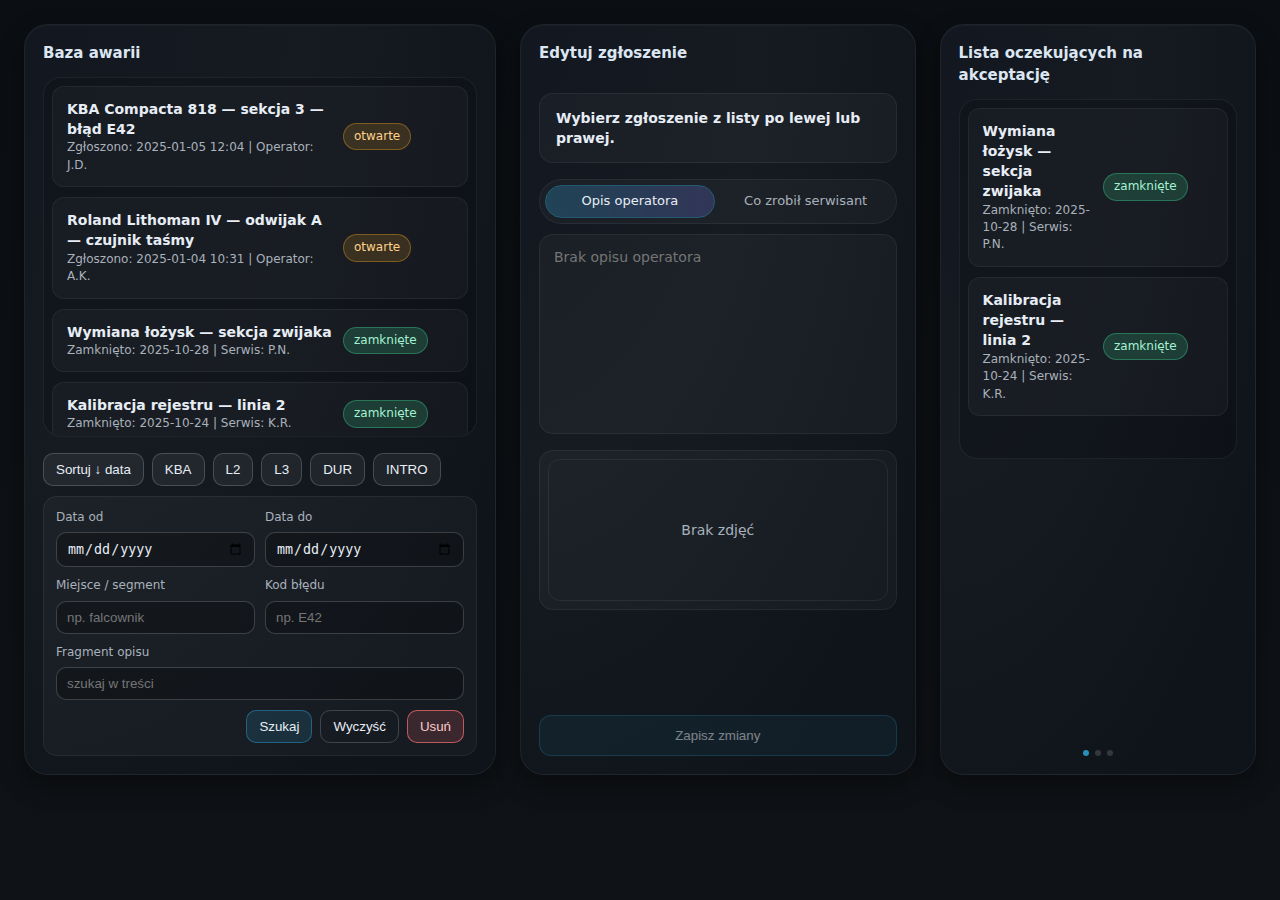
<file: Prototypy/index.akcept.html>
<!doctype html>
<html lang="pl">
<head>
<meta charset="utf-8" />
<meta name="viewport" content="width=device-width,initial-scale=1" />
<title>Warsztat – panel kierownika</title>
<style>
:root{
  --bg:#0f1216; --panel:#161b22; --panel-2:#0f141b;
  --muted:#a9b1bb; --text:#e7edf5;
  --accent:#33c3ff; --accent-2:#7a7cff;
  --ok:#3ddc97; --warn:#ffb020;
  --radius:18px; --gap:14px;
  --shadow:0 10px 24px rgba(0,0,0,.35), 0 1px 0 rgba(255,255,255,.03) inset;
  --border:1px solid rgba(255,255,255,.06);
}
*{box-sizing:border-box}
html,body{height:100%}
body{
  margin:0;
  background:linear-gradient(180deg,#0b0e12 0%, var(--bg) 100%);
  color:var(--text);
  font:14px/1.45 system-ui,Segoe UI,Roboto,Ubuntu,Arial;
}

/* GRID */
.app{
  max-width:1400px;
  margin-inline:auto;
  padding:24px;
  display:grid;
  grid-template-columns:1fr 1.25fr 1fr;
  gap:24px;
}
@media (max-width:1200px){
  .app{grid-template-columns:1fr}
}

.panel{
  background:radial-gradient(120% 120% at 0% 0%,#121720 0%,var(--panel) 50%,var(--panel-2) 100%);
  border:var(--border);
  border-radius:calc(var(--radius) + 6px);
  box-shadow:var(--shadow);
  padding:18px;
}
.panel h2{
  margin:0 0 12px;
  font-size:15px;
  font-weight:600;
  color:#dce6f2;
}

/* LEWA LISTA */
.left{display:flex; flex-direction:column; min-height:640px}
.list{
  height:360px;
  overflow:auto;
  display:flex;
  flex-direction:column;
  gap:10px;
  padding:8px;
  border-radius:var(--radius);
  background:rgba(0,0,0,.15);
  border:var(--border);
}
.item{
  display:grid;
  grid-template-columns:auto 110px;
  gap:10px;
  align-items:center;
  padding:12px 14px;
  border-radius:12px;
  background:rgba(255,255,255,.03);
  border:1px solid rgba(255,255,255,.06);
  cursor:pointer;
}
.item:hover{
  outline:1px solid rgba(51,195,255,.25);
  background:rgba(255,255,255,.05);
}
.item.active{
  outline:1px solid rgba(51,195,255,.45);
  background:rgba(51,195,255,.06);
}
.item .title{font-weight:600}
.item .meta{color:var(--muted); font-size:12px}
.badge{
  font-size:12px;
  padding:4px 10px;
  border-radius:999px;
  text-align:center;
  display:inline-flex;
  align-items:center;
  justify-content:center;
  gap:4px;
}
.badge.ok{
  background:rgba(61,220,151,.18);
  color:#a3f3d3;
  border:1px solid rgba(61,220,151,.35);
}
.badge.open{
  background:rgba(255,176,32,.15);
  color:#ffd18a;
  border:1px solid rgba(255,176,32,.35);
}
.badge.check{
  background:#16a34a;
  color:#e5ffe5;
  border:1px solid rgba(22,163,74,.9);
  padding-inline:6px;
}
.empty{color:var(--muted); padding:6px 4px}

/* Filtry na dole */
.filters-wrap{
  margin-top:16px; 
}

.toolbar-row{display:flex; gap:8px; flex-wrap:wrap; margin-bottom:10px}
.btn{
  padding:8px 12px;
  border-radius:10px;
  border:1px solid rgba(255,255,255,.18);
  background:rgba(255,255,255,.06);
  color:var(--text);
  cursor:pointer;
  user-select:none;
}
.btn:hover{background:rgba(255,255,255,.12)}
.btn.toggle.active{
  background:linear-gradient(90deg,rgba(51,195,255,.22),rgba(122,124,255,.22));
  border-color:rgba(51,195,255,.35);
}
.btn.accent{
  border-color:rgba(51,195,255,.35);
  background:rgba(51,195,255,.12);
}
.btn.ghost{background:transparent}
.btn.danger{
  border-color:rgba(248,113,113,.7);
  background:rgba(248,113,113,.16);
  color:#fecaca;
}

.filters{
  display:grid;
  grid-template-columns:repeat(2,1fr);
  gap:10px;
  padding:12px;
  border-radius:14px;
  border:var(--border);
  background:rgba(255,255,255,.03);
}
.filters label{
  display:grid;
  gap:6px;
  font-size:12px;
  color:var(--muted);
}
.filters input{
  padding:8px 10px;
  border-radius:10px;
  border:1px solid rgba(255,255,255,.18);
  background:rgba(0,0,0,.25);
  color:var(--text);
}
.filter-actions{
  grid-column:1/-1;
  display:flex;
  gap:8px;
  justify-content:flex-end;
}

/* ŚRODEK */
.details{
  display:grid;
  grid-template-rows:auto auto auto 1fr;
  gap:16px;
  min-height:640px;
}
.place{
  padding:14px 16px;
  border-radius:14px;
  background:rgba(255,255,255,.03);
  border:1px solid rgba(255,255,255,.06);
  font-weight:600;
}

/* Zakładki */
.tabs{display:grid; gap:10px}
.tabs>input{position:absolute; opacity:0; pointer-events:none}
.tab-head{
  display:flex;
  gap:8px;
  padding:6px;
  border-radius:999px;
  border:1px solid rgba(255,255,255,.06);
  background:rgba(255,255,255,.03);
  justify-content:center;
}
.tab-head label{
  cursor:pointer;
  padding:6px 14px;
  border-radius:999px;
  color:var(--muted);
  font-size:13px;
  flex:1 1 0;
  text-align:center;
}
#t1:checked ~ .tab-head label[for="t1"],
#t2:checked ~ .tab-head label[for="t2"]{
  color:var(--text);
  background:linear-gradient(90deg,rgba(51,195,255,.22),rgba(122,124,255,.22));
  outline:1px solid rgba(51,195,255,.35);
}

.tab-body{position:relative}
.tab-panel{
  display:none;
  height:200px;
  padding:0;
}
#t1:checked ~ .tab-body #p1{display:block}
#t2:checked ~ .tab-body #p2{display:block}

.tab-panel textarea{
  width:100%;
  height:100%;
  resize:none;
  border-radius:14px;
  border:1px solid rgba(255,255,255,.06);
  background:rgba(255,255,255,.03);
  color:var(--text);
  padding:12px 14px;
  font:inherit;
}

/* Zdjęcia */
.photo-strip{
  display:grid;
  gap:10px;
  grid-auto-flow:column;
  grid-auto-columns:minmax(160px,1fr);
  height:160px;
  overflow:auto;
  scroll-snap-type:x mandatory;
  padding:8px;
  border-radius:14px;
  border:var(--border);
  background:rgba(255,255,255,.03);
}
.photo{
  position:relative;
  border-radius:12px;
  border:1px solid rgba(255,255,255,.07);
  scroll-snap-align:center;
  overflow:hidden;
  display:flex;
  align-items:center;
  justify-content:center;
  color:var(--muted);
}
.photo img{
  width:100%;
  height:100%;
  object-fit:cover;
  display:block;
  cursor:pointer;
}
.photo.empty{justify-content:center}
.photo-remove{
  position:absolute;
  top:6px;
  right:6px;
  border:none;
  border-radius:999px;
  background:rgba(0,0,0,.6);
  color:#fff;
  padding:2px 7px;
  font-size:11px;
  cursor:pointer;
}
.add-photo{
  border-radius:12px;
  border:1px dashed rgba(255,255,255,.35);
  background:rgba(0,0,0,.3);
  color:var(--muted);
  font-size:13px;
  cursor:pointer;
}

/* Długie przyciski */
.wide-btn{
  margin-top:auto;
  width:100%;
  padding:12px 16px;
  border-radius:12px;
  border:1px solid rgba(51,195,255,.35);
  background:rgba(51,195,255,.12);
  color:var(--text);
  cursor:pointer;
}
.wide-btn:disabled{
  opacity:.5;
  cursor:not-allowed;
}

/* PRAWA LISTA – ta sama wysokość co pozostałe */
.right{
  display:flex;
  flex-direction:column;
  min-height:640px;
}
.right .list{
  height:360px;
  overflow:auto;
}
.right-footer{
  margin-top:auto;
  display:flex;
  justify-content:center;
  gap:6px;
  padding-top:10px;
}
.dot{
  width:6px; height:6px;
  border-radius:999px;
  background:rgba(255,255,255,.15);
}
.dot.active{background:rgba(51,195,255,.7)}

/* Lightbox */
.lightbox{
  position:fixed;
  inset:0;
  background:rgba(0,0,0,.9);
  display:none;
  align-items:center;
  justify-content:center;
  z-index:9999;
}
.lightbox.open{display:flex}
.lightbox img{
  max-width:min(92vw,1600px);
  max-height:92vh;
  border-radius:12px;
}
.lightbox .close{
  position:absolute;
  top:16px;
  right:16px;
  background:rgba(255,255,255,.1);
  border:1px solid rgba(255,255,255,.25);
  color:#fff;
  padding:8px 12px;
  border-radius:10px;
  cursor:pointer;
}

/* Modal potwierdzenia usunięcia */
.modal{
  position:fixed;
  inset:0;
  display:none;
  align-items:center;
  justify-content:center;
  background:rgba(0,0,0,.75);
  z-index:9998;
}
.modal.open{display:flex}
.modal-box{
  width:min(360px,90vw);
  background:var(--panel);
  border-radius:18px;
  border:var(--border);
  box-shadow:var(--shadow);
  padding:18px 20px;
}
.modal-title{
  font-weight:600;
  margin-bottom:8px;
}
.modal-text{
  margin:0 0 18px;
  color:var(--muted);
  font-size:13px;
}
.modal-actions{
  display:flex;
  justify-content:flex-end;
  gap:8px;
}
</style>
</head>
<body>

<main class="app">
  <!-- LEWA: baza zgłoszeń -->
  <section class="panel left">
    <h2>Baza awarii</h2>
    <div class="list" id="allList"></div>

    <div class="filters-wrap">
      <div class="toolbar-row">
        <button class="btn toggle" id="sortBtn">Sortuj ↓ data</button>
        <button class="btn toggle" data-machine="KBA">KBA</button>
        <button class="btn toggle" data-line="L2">L2</button>
        <button class="btn toggle" data-line="L3">L3</button>
        <button class="btn toggle" data-machine="DUR">DUR</button>
        <button class="btn toggle" data-machine="INTRO">INTRO</button>
      </div>

      <div class="filters">
        <label><span>Data od</span><input type="date" id="fFrom" placeholder="dd.mm.rrrr"></label>
        <label><span>Data do</span><input type="date" id="fTo" placeholder="dd.mm.rrrr"></label>
        <label><span>Miejsce / segment</span><input type="text" id="fPlace" placeholder="np. falcownik"></label>
        <label><span>Kod błędu</span><input type="text" id="fErr" placeholder="np. E42"></label>
        <label style="grid-column:1/-1">
          <span>Fragment opisu</span>
          <input type="text" id="fText" placeholder="szukaj w treści">
        </label>

        <div class="filter-actions">
          <button class="btn accent" id="applyBtn">Szukaj</button>
          <button class="btn ghost" id="clearBtn">Wyczyść</button>
          <button class="btn danger" id="deleteBtn" disabled>Usuń</button>
        </div>
      </div>
    </div>
  </section>

  <!-- ŚRODEK: edycja zgłoszenia -->
  <section class="panel details">
    <h2>Edytuj zgłoszenie</h2>

    <div id="place" class="place">
      Wybierz zgłoszenie z listy po lewej lub prawej.
    </div>

    <div class="tabs">
      <input type="radio" id="t1" name="tabs" checked>
      <input type="radio" id="t2" name="tabs">
      <div class="tab-head">
        <label for="t1">Opis operatora</label>
        <label for="t2">Co zrobił serwisant</label>
      </div>

      <div class="tab-body">
        <div id="p1" class="tab-panel">
          <textarea id="opText" placeholder="Brak opisu operatora"></textarea>
        </div>
        <div id="p2" class="tab-panel">
          <textarea id="svcText" placeholder="Brak opisu serwisu"></textarea>
        </div>
      </div>
    </div>

    <aside id="photos" class="photo-strip" aria-label="Zdjęcia">
      <div class="photo empty">Brak zdjęć</div>
    </aside>

    <button class="wide-btn" id="saveBtn" disabled>Zapisz zmiany</button>
  </section>

  <!-- PRAWA: lista zamkniętych do akceptacji -->
  <section class="panel right">
    <h2>Lista oczekujących na akceptację</h2>
    <div class="list" id="pendingList"></div>
    <div class="right-footer">
      <span class="dot active"></span>
      <span class="dot"></span>
      <span class="dot"></span>
    </div>
  </section>
</main>

<!-- Lightbox -->
<div id="lightbox" class="lightbox" role="dialog" aria-modal="true" aria-label="Podgląd zdjęcia">
  <button class="close" id="lbClose" aria-label="Zamknij">Zamknij</button>
  <img id="lbImg" alt="">
</div>

<!-- Modal usunięcia -->
<div id="confirmModal" class="modal" role="dialog" aria-modal="true" aria-label="Potwierdzenie usunięcia">
  <div class="modal-box">
    <div class="modal-title">Usunąć zgłoszenie?</div>
    <p class="modal-text">Czy na pewno chcesz usunąć to zgłoszenie? Tej operacji nie można cofnąć.</p>
    <div class="modal-actions">
      <button class="btn ghost" id="confirmNo">Anuluj</button>
      <button class="btn danger" id="confirmYes">Usuń</button>
    </div>
  </div>
</div>

<script>
/* MOCK DANYCH – status: open/ok, reviewed: czy kierownik zatwierdził */
const ALL=[
  {
    id:1,
    title:"KBA Compacta 818 — sekcja 3 — błąd E42",
    meta:"Zgłoszono: 2025-01-05 12:04 | Operator: J.D.",
    status:"open",
    reviewed:false,
    place:"KBA C818 → Sekcja 3 → Kod: E42",
    machine:"KBA",
    line:"L3",
    error:"E42",
    date:"2025-01-05",
    op:"Podczas startu sekcji 3 pojawia się błąd E42. Maszyna nie pobiera wstęgi z odwijaka. Po skasowaniu błąd wraca natychmiast.",
    svc:"Podejrzenie czujnika prędkości rolki prowadzącej.",
    photos:["https://picsum.photos/1000/700?random=11","https://picsum.photos/1000/700?random=12"]
  },
  {
    id:2,
    title:"Roland Lithoman IV — odwijak A — czujnik taśmy",
    meta:"Zgłoszono: 2025-01-04 10:31 | Operator: A.K.",
    status:"open",
    reviewed:false,
    place:"Roland Lithoman IV → Odwijak A → Czujnik taśmy",
    machine:"KBA",
    line:"L2",
    error:"E07",
    date:"2025-01-04",
    op:"Czujnik taśmy gubi impuls. Pasek zatrzymuje się.",
    svc:"Korekta prowadzenia przewodu. Wymiana czujnika. Test 2 h.",
    photos:["https://picsum.photos/1000/700?random=21"]
  },
  {
    id:3,
    title:"DUR — kompresor Atlas — wymiana filtra oleju",
    meta:"Zamknięto: 2025-01-03 09:12 | Serwis: M.S.",
    status:"ok",
    reviewed:true,
    place:"Kompresor Atlas → Filtr oleju",
    machine:"DUR",
    line:"L2",
    error:"",
    date:"2025-01-03",
    op:"Wzrost temperatury o 15°C. Filtr zatkany.",
    svc:"Wymieniono filtr, temp. w normie.",
    photos:[]
  },
  {
    id:4,
    title:"Wymiana łożysk — sekcja zwijaka",
    meta:"Zamknięto: 2025-10-28 | Serwis: P.N.",
    status:"ok",
    reviewed:false,
    place:"KBA C818 → Sekcja zwijaka",
    machine:"KBA",
    line:"L3",
    error:"",
    date:"2025-10-28",
    op:"Hałas z sekcji zwijaka przy prędkości powyżej 30k egz/h.",
    svc:"Wymieniono komplet łożysk, dociążono rolkę dociskową.",
    photos:["https://picsum.photos/1000/700?random=31"]
  },
  {
    id:5,
    title:"Kalibracja rejestru — linia 2",
    meta:"Zamknięto: 2025-10-24 | Serwis: K.R.",
    status:"ok",
    reviewed:false,
    place:"Linia 2 → Rejestr wzdłużny",
    machine:"INTRO",
    line:"L2",
    error:"",
    date:"2025-10-24",
    op:"Operator zgłasza rozjechanie nadruku o 1.5 mm.",
    svc:"Przeprowadzono kalibrację rejestru, test: 20 tys. nakładu.",
    photos:[]
  }
];

const F={from:null,to:null,place:"",text:"",err:"",machine:new Set(),line:new Set(),sortDesc:true};
let selectedId=null;

/* elementy DOM */
const $allList=document.getElementById('allList');
const $pendingList=document.getElementById('pendingList');
const $place=document.getElementById('place');
const $opText=document.getElementById('opText');
const $svcText=document.getElementById('svcText');
const $photos=document.getElementById('photos');
const $saveBtn=document.getElementById('saveBtn');
const $deleteBtn=document.getElementById('deleteBtn');
const $sortBtn=document.getElementById('sortBtn');
const $modal=document.getElementById('confirmModal');
const $confirmYes=document.getElementById('confirmYes');
const $confirmNo=document.getElementById('confirmNo');

/* Lightbox */
const $lb=document.getElementById('lightbox');
const $lbImg=document.getElementById('lbImg');
document.getElementById('lbClose').addEventListener('click',closeLightbox);
$lb.addEventListener('click',e=>{ if(e.target===$lb) closeLightbox(); });
document.addEventListener('keydown',e=>{ if(e.key==='Escape'){ closeLightbox(); }});
function openLightbox(src){ $lbImg.src=src; $lb.classList.add('open'); }
function closeLightbox(){ $lb.classList.remove('open'); $lbImg.src=''; }

/* render lewej listy */
function renderList(){
  let q=[...ALL];

  q.sort((a,b)=>{
    const wA=a.status==="ok"?1:0;
    const wB=b.status==="ok"?1:0;
    if(wA!==wB) return wA-wB;               // najpierw otwarte
    const dA=new Date(a.date), dB=new Date(b.date);
    return F.sortDesc ? dB-dA : dA-dB;
  });

  if(F.machine.size) q=q.filter(t=>F.machine.has(t.machine));
  if(F.line.size) q=q.filter(t=>F.line.has(t.line));
  if(F.from) q=q.filter(t=> new Date(t.date)>=new Date(F.from));
  if(F.to) q=q.filter(t=> new Date(t.date)<=new Date(F.to));
  if(F.place) q=q.filter(t=>(t.place||"").toLowerCase().includes(F.place.toLowerCase()));
  if(F.err) q=q.filter(t=>(t.error||"").toLowerCase().includes(F.err.toLowerCase()));
  if(F.text) q=q.filter(t=>(t.op+t.svc).toLowerCase().includes(F.text.toLowerCase()));

  $allList.innerHTML='';
  if(!q.length){
    $allList.innerHTML='<div class="empty">Brak zgłoszeń</div>';
    return;
  }

  q.forEach(t=>{
    const el=document.createElement('article');
    el.className='item';
    el.dataset.id=t.id;
    let statusBadge=`<span class="badge ${t.status==='ok'?'ok':'open'}">${t.status==='ok'?'zamknięte':'otwarte'}</span>`;
    if(t.status==='ok' && t.reviewed){
      statusBadge+=` <span class="badge check" title="Zweryfikowano">&#10003;</span>`;
    }
    el.innerHTML=`
      <div>
        <div class="title">${t.title}</div>
        <div class="meta">${t.meta}</div>
      </div>
      <div>${statusBadge}</div>
    `;
    el.addEventListener('click',()=>select(t.id));
    $allList.appendChild(el);
  });

  updateActiveClasses();
}

/* prawa lista */
function renderPending(){
  const pending=ALL.filter(t=>t.status==='ok' && !t.reviewed)
                   .sort((a,b)=>new Date(b.date)-new Date(a.date));
  $pendingList.innerHTML='';
  if(!pending.length){
    $pendingList.innerHTML='<div class="empty">Brak zgłoszeń do akceptacji</div>';
    return;
  }
  pending.forEach(t=>{
    const el=document.createElement('article');
    el.className='item';
    el.dataset.id=t.id;
    el.innerHTML=`
      <div>
        <div class="title">${t.title}</div>
        <div class="meta">${t.meta}</div>
      </div>
      <div><span class="badge ok">zamknięte</span></div>
    `;
    el.addEventListener('click',()=>select(t.id));
    $pendingList.appendChild(el);
  });

  updateActiveClasses();
}

/* wspólne zaznaczenie */
function updateActiveClasses(){
  document.querySelectorAll('.list .item').forEach(el=>{
    const id=Number(el.dataset.id);
    el.classList.toggle('active', id===selectedId);
  });
}

/* wybór zgłoszenia */
function select(id){
  selectedId=id;
  const t=ALL.find(x=>x.id===id);
  if(!t) return;

  updateActiveClasses();

  $place.textContent="Miejsce: "+(t.place||"");
  $opText.value=t.op||"";
  $svcText.value=t.svc||"";
  $saveBtn.disabled=false;
  $deleteBtn.disabled=false;

  renderPhotos(t);
}

/* zdjęcia + dodawanie/usuwanie */
function renderPhotos(t){
  $photos.innerHTML='';
  if(!t.photos.length){
    const empty=document.createElement('div');
    empty.className='photo empty';
    empty.textContent='Brak zdjęć';
    $photos.appendChild(empty);
  }else{
    t.photos.forEach((src,idx)=>{
      const fig=document.createElement('figure');
      fig.className='photo';
      fig.innerHTML=`<img src="${src}" alt=""><button class="photo-remove" aria-label="Usuń zdjęcie">×</button>`;
      fig.querySelector('img').addEventListener('click',()=>openLightbox(src));
      fig.querySelector('.photo-remove').addEventListener('click',e=>{
        e.stopPropagation();
        t.photos.splice(idx,1);
        renderPhotos(t);
      });
      $photos.appendChild(fig);
    });
  }

  const add=document.createElement('button');
  add.type='button';
  add.className='add-photo';
  add.textContent='+ Dodaj zdjęcie';
  add.addEventListener('click',()=>{
    const url=prompt('Podaj adres URL zdjęcia');
    if(url){
      t.photos.push(url.trim());
      renderPhotos(t);
    }
  });
  $photos.appendChild(add);
}

/* filtrowanie */
function toggleBtn(btn, group){
  btn.classList.toggle('active');
  const val=btn.dataset[group];
  if(!val) return;
  const set=F[group];
  if(btn.classList.contains('active')) set.add(val); else set.delete(val);
  renderList();
}
document.querySelectorAll('[data-machine]')
  .forEach(b=>b.addEventListener('click',()=>toggleBtn(b,'machine')));
document.querySelectorAll('[data-line]')
  .forEach(b=>b.addEventListener('click',()=>toggleBtn(b,'line')));

document.getElementById('applyBtn').addEventListener('click',()=>{
  F.from=document.getElementById('fFrom').value||null;
  F.to=document.getElementById('fTo').value||null;
  F.place=document.getElementById('fPlace').value;
  F.err=document.getElementById('fErr').value;
  F.text=document.getElementById('fText').value;
  renderList();
});

document.getElementById('clearBtn').addEventListener('click',()=>{
  ['fFrom','fTo','fPlace','fErr','fText'].forEach(id=>document.getElementById(id).value='');
  F.from=F.to=null;
  F.place=F.text=F.err="";
  F.machine.clear();
  F.line.clear();
  document.querySelectorAll('.btn.toggle.active').forEach(b=>b.classList.remove('active'));
  renderList();
});

/* sortowanie */
$sortBtn.addEventListener('click',()=>{
  F.sortDesc=!F.sortDesc;
  $sortBtn.textContent=F.sortDesc?'Sortuj ↓ data':'Sortuj ↑ data';
  renderList();
});

/* zapisz zmiany */
$saveBtn.addEventListener('click',()=>{
  if(!selectedId) return;
  const t=ALL.find(x=>x.id===selectedId);
  if(!t) return;
  t.op=$opText.value;
  t.svc=$svcText.value;
  if(t.status==='ok'){
    t.reviewed=true;     // zielona fajka + znika z prawej
  }
  renderList();
  renderPending();
});

/* usuwanie zgłoszenia */
$deleteBtn.addEventListener('click',()=>{
  if(!selectedId) return;
  $modal.classList.add('open');
});
$confirmNo.addEventListener('click',()=>{$modal.classList.remove('open');});
$confirmYes.addEventListener('click',()=>{
  if(!selectedId) return;
  const idx=ALL.findIndex(x=>x.id===selectedId);
  if(idx>=0) ALL.splice(idx,1);
  selectedId=null;
  $place.textContent='Wybierz zgłoszenie z listy po lewej lub prawej.';
  $opText.value='';
  $svcText.value='';
  $photos.innerHTML='<div class="photo empty">Brak zdjęć</div>';
  $saveBtn.disabled=true;
  $deleteBtn.disabled=true;
  $modal.classList.remove('open');
  renderList();
  renderPending();
});

/* start */
renderList();
renderPending();
</script>
</body>
</html>
</file>
